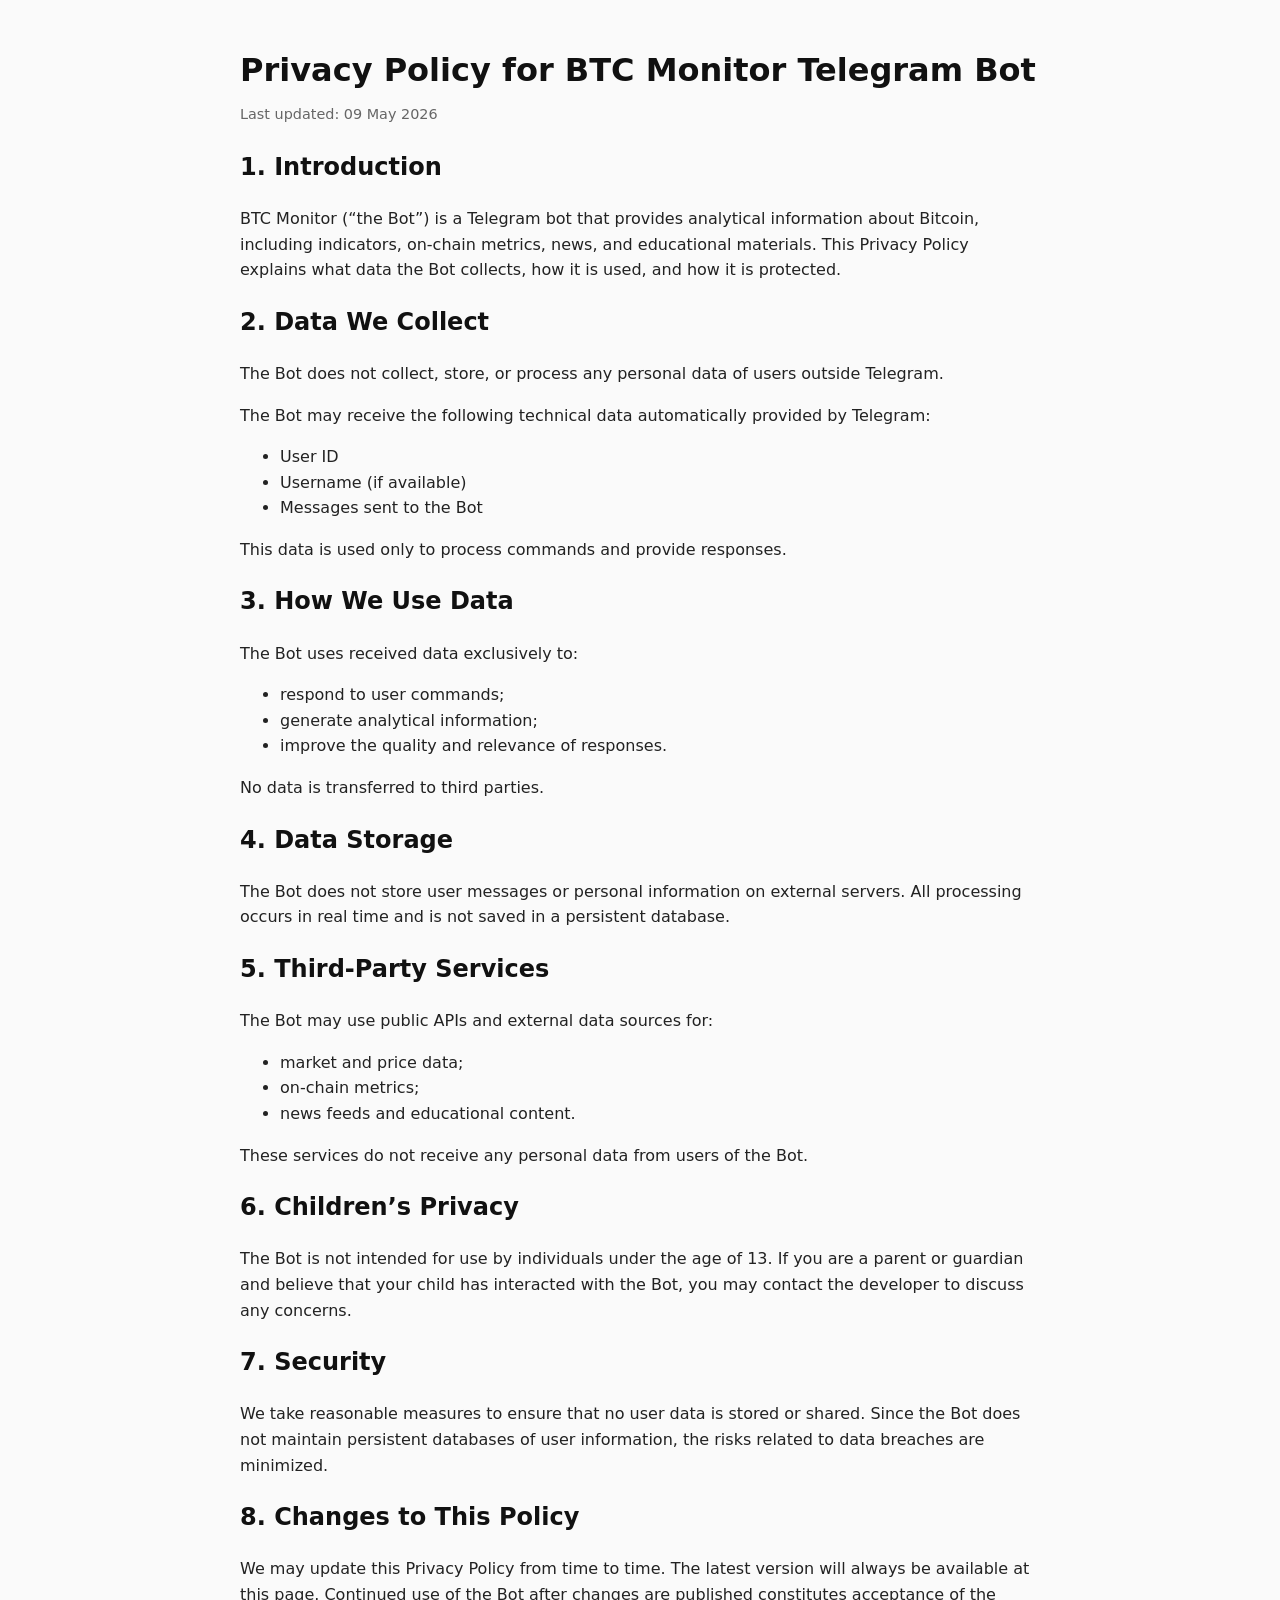
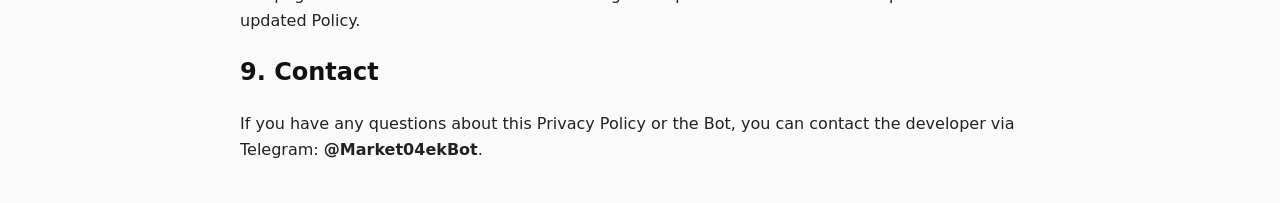
<file: privacy.html>
<!DOCTYPE html>
<html lang="en">
<head>
  <meta charset="UTF-8">
  <title>Privacy Policy – BTC Monitor Telegram Bot</title>
  <meta name="viewport" content="width=device-width, initial-scale=1">
  <style>
    body {
      max-width: 800px;
      margin: 0 auto;
      padding: 24px;
      font-family: system-ui, -apple-system, BlinkMacSystemFont, "Segoe UI", sans-serif;
      line-height: 1.6;
      color: #222;
      background: #fafafa;
    }
    h1, h2 {
      color: #111;
    }
    h1 {
      margin-bottom: 0.2em;
    }
    .meta {
      color: #666;
      font-size: 0.9em;
      margin-bottom: 1.5em;
    }
  </style>
</head>
<body>
  <h1>Privacy Policy for BTC Monitor Telegram Bot</h1>
  <div class="meta">Last updated: 09 May 2026</div>

  <h2>1. Introduction</h2>
  <p>
    BTC Monitor (“the Bot”) is a Telegram bot that provides analytical information about Bitcoin,
    including indicators, on-chain metrics, news, and educational materials.
    This Privacy Policy explains what data the Bot collects, how it is used, and how it is protected.
  </p>

  <h2>2. Data We Collect</h2>
  <p>
    The Bot does not collect, store, or process any personal data of users outside Telegram.
  </p>
  <p>
    The Bot may receive the following technical data automatically provided by Telegram:
  </p>
  <ul>
    <li>User ID</li>
    <li>Username (if available)</li>
    <li>Messages sent to the Bot</li>
  </ul>
  <p>
    This data is used only to process commands and provide responses.
  </p>

  <h2>3. How We Use Data</h2>
  <p>The Bot uses received data exclusively to:</p>
  <ul>
    <li>respond to user commands;</li>
    <li>generate analytical information;</li>
    <li>improve the quality and relevance of responses.</li>
  </ul>
  <p>No data is transferred to third parties.</p>

  <h2>4. Data Storage</h2>
  <p>
    The Bot does not store user messages or personal information on external servers.
    All processing occurs in real time and is not saved in a persistent database.
  </p>

  <h2>5. Third-Party Services</h2>
  <p>
    The Bot may use public APIs and external data sources for:
  </p>
  <ul>
    <li>market and price data;</li>
    <li>on-chain metrics;</li>
    <li>news feeds and educational content.</li>
  </ul>
  <p>
    These services do not receive any personal data from users of the Bot.
  </p>

  <h2>6. Children’s Privacy</h2>
  <p>
    The Bot is not intended for use by individuals under the age of 13.
    If you are a parent or guardian and believe that your child has interacted with the Bot,
    you may contact the developer to discuss any concerns.
  </p>

  <h2>7. Security</h2>
  <p>
    We take reasonable measures to ensure that no user data is stored or shared.
    Since the Bot does not maintain persistent databases of user information,
    the risks related to data breaches are minimized.
  </p>

  <h2>8. Changes to This Policy</h2>
  <p>
    We may update this Privacy Policy from time to time.
    The latest version will always be available at this page.
    Continued use of the Bot after changes are published constitutes acceptance of the updated Policy.
  </p>

  <h2>9. Contact</h2>
  <p>
    If you have any questions about this Privacy Policy or the Bot, you can contact the developer via Telegram:
    <strong>@Market04ekBot</strong>.
  </p>
</body>
</html>
</file>
